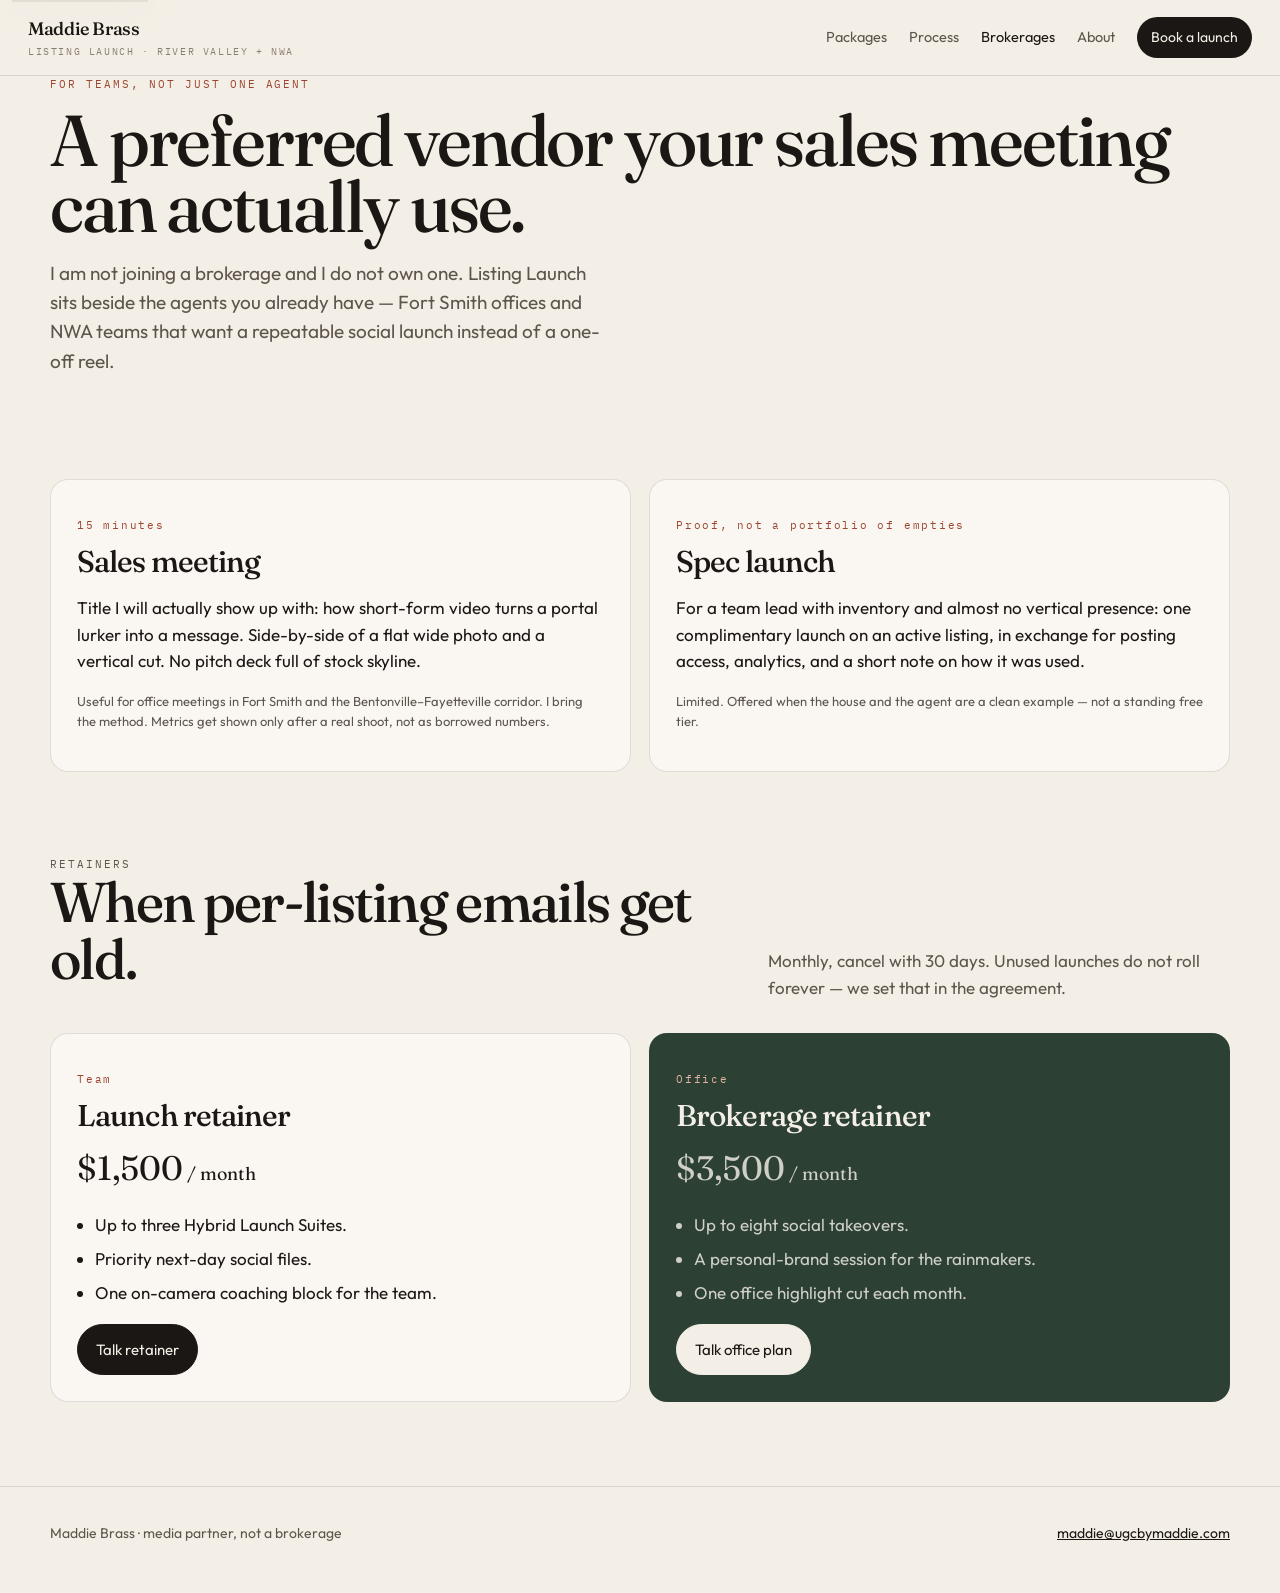
<file: brokerages.html>
<!DOCTYPE html>
<html lang="en">
<head>
  <meta charset="utf-8">
  <meta name="viewport" content="width=device-width, initial-scale=1">
  <title>Brokerages · Listing Launch by Maddie</title>
  <meta name="description" content="Sales-meeting sessions and monthly retainers for Fort Smith and Northwest Arkansas real estate teams. Preferred listing-launch vendor, not a competing brokerage.">
  <link rel="preconnect" href="https://fonts.googleapis.com">
  <link rel="preconnect" href="https://fonts.gstatic.com" crossorigin>
  <link href="https://fonts.googleapis.com/css2?family=Fraunces:ital,opsz,wght@0,9..144,500;1,9..144,460&family=IBM+Plex+Mono:wght@400;500&family=Outfit:wght@380;460;560&display=swap" rel="stylesheet">
  <link rel="stylesheet" href="styles.css">
  <link rel="icon" href="data:image/svg+xml,%3Csvg xmlns='http://www.w3.org/2000/svg' viewBox='0 0 32 32'%3E%3Crect fill='%239c4530' width='32' height='32' rx='6'/%3E%3Ctext x='16' y='22' text-anchor='middle' font-size='16' fill='%23f4efe6' font-family='Georgia'%3EM%3C/text%3E%3C/svg%3E">
</head>
<body>
  <a class="skip" href="#main">Skip to content</a>
  <header class="site-header">
    <a class="brand" href="index.html">
      <strong>Maddie Brass</strong>
      <span>Listing Launch · River Valley + NWA</span>
    </a>
    <button class="nav-toggle" aria-expanded="false">Menu</button>
    <nav class="nav">
      <a href="packages.html">Packages</a>
      <a href="process.html">Process</a>
      <a href="brokerages.html" aria-current="page">Brokerages</a>
      <a href="about.html">About</a>
      <a class="book" href="book.html">Book a launch</a>
    </nav>
  </header>
  <main id="main">
    <div class="wrap page-hero">
      <p class="kicker">For teams, not just one agent</p>
      <h1>A preferred vendor your sales meeting can actually use.</h1>
      <p class="lede">I am not joining a brokerage and I do not own one. Listing Launch sits beside the agents you already have — Fort Smith offices and NWA teams that want a repeatable social launch instead of a one-off reel.</p>
    </div>
    <section>
      <div class="wrap split">
        <article class="panel">
          <p class="num">15 minutes</p>
          <h3>Sales meeting</h3>
          <p>Title I will actually show up with: how short-form video turns a portal lurker into a message. Side-by-side of a flat wide photo and a vertical cut. No pitch deck full of stock skyline.</p>
          <p class="fine">Useful for office meetings in Fort Smith and the Bentonville–Fayetteville corridor. I bring the method. Metrics get shown only after a real shoot, not as borrowed numbers.</p>
        </article>
        <article class="panel">
          <p class="num">Proof, not a portfolio of empties</p>
          <h3>Spec launch</h3>
          <p>For a team lead with inventory and almost no vertical presence: one complimentary launch on an active listing, in exchange for posting access, analytics, and a short note on how it was used.</p>
          <p class="fine">Limited. Offered when the house and the agent are a clean example — not a standing free tier.</p>
        </article>
      </div>
    </section>
    <section style="padding-top:0">
      <div class="wrap">
        <div class="section-head">
          <div>
            <p class="kicker">Retainers</p>
            <h2>When per-listing emails get old.</h2>
          </div>
          <p>Monthly, cancel with 30 days. Unused launches do not roll forever — we set that in the agreement.</p>
        </div>
        <div class="split">
          <article class="panel">
            <p class="num">Team</p>
            <h3>Launch retainer</h3>
            <p class="price">$1,500<span style="font-size:18px"> / month</span></p>
            <ul>
              <li>Up to three Hybrid Launch Suites.</li>
              <li>Priority next-day social files.</li>
              <li>One on-camera coaching block for the team.</li>
            </ul>
            <a class="btn" href="book.html?package=Team%20retainer">Talk retainer</a>
          </article>
          <article class="panel dark">
            <p class="num" style="color:#e2b2a4">Office</p>
            <h3>Brokerage retainer</h3>
            <p class="price">$3,500<span style="font-size:18px"> / month</span></p>
            <ul>
              <li>Up to eight social takeovers.</li>
              <li>A personal-brand session for the rainmakers.</li>
              <li>One office highlight cut each month.</li>
            </ul>
            <a class="btn" href="book.html?package=Brokerage%20retainer" style="background:#f4efe6;color:#1b1714;border-color:#f4efe6">Talk office plan</a>
          </article>
        </div>
      </div>
    </section>
  </main>
  <footer class="site-footer">
    <div class="wrap foot">
      <div>Maddie Brass · media partner, not a brokerage</div>
      <div><a href="mailto:maddie@ugcbymaddie.com">maddie@ugcbymaddie.com</a></div>
    </div>
  </footer>
  <script src="site.js"></script>
</body>
</html>
</file>
<file: styles.css>
:root {
  --paper: #f4efe6;
  --paper-2: #ebe3d6;
  --card: #faf7f2;
  --ink: #1b1714;
  --ink-soft: #5e564e;
  --muted: #8a7f74;
  --clay: #9c4530;
  --clay-deep: #7c3423;
  --moss: #2c4033;
  --moss-soft: #3e5646;
  --line: rgba(27, 23, 20, 0.12);
  --line-strong: rgba(27, 23, 20, 0.22);
  --shadow: 0 24px 60px rgba(60, 36, 18, 0.08);
  --serif: "Fraunces", "Iowan Old Style", Palatino, serif;
  --sans: "Outfit", "Avenir Next", "Segoe UI", sans-serif;
  --mono: "IBM Plex Mono", ui-monospace, monospace;
  --max: 1180px;
  --header: 76px;
}

* { box-sizing: border-box; }
html { scroll-behavior: smooth; }
body {
  margin: 0;
  background: var(--paper);
  color: var(--ink);
  font-family: var(--sans);
  font-size: 17px;
  line-height: 1.55;
  text-rendering: optimizeLegibility;
}
img { max-width: 100%; display: block; }
a { color: inherit; }
button, input, select, textarea { font-family: inherit; }

.skip {
  position: absolute;
  left: 12px;
  top: -40px;
  background: var(--ink);
  color: var(--paper);
  padding: 8px 12px;
  z-index: 20;
}
.skip:focus { top: 12px; }

.site-header {
  position: sticky;
  top: 0;
  z-index: 30;
  height: var(--header);
  display: flex;
  align-items: center;
  justify-content: space-between;
  padding: 0 28px;
  background: rgba(244, 239, 230, 0.86);
  backdrop-filter: blur(16px);
  border-bottom: 1px solid var(--line);
}
.brand {
  display: flex;
  flex-direction: column;
  text-decoration: none;
  gap: 1px;
}
.brand strong {
  font-family: var(--serif);
  font-weight: 520;
  font-size: 18px;
  letter-spacing: -0.02em;
}
.brand span {
  font-family: var(--mono);
  font-size: 10px;
  letter-spacing: 0.16em;
  text-transform: uppercase;
  color: var(--muted);
}
.nav {
  display: flex;
  align-items: center;
  gap: 22px;
}
.nav a {
  text-decoration: none;
  font-size: 14.5px;
  color: var(--ink-soft);
}
.nav a[aria-current="page"] { color: var(--ink); }
.nav a.book {
  background: var(--ink);
  color: var(--paper);
  padding: 10px 14px;
  border-radius: 999px;
  font-size: 14px;
}
.nav-toggle {
  display: none;
  border: 1px solid var(--line-strong);
  background: transparent;
  border-radius: 999px;
  padding: 8px 12px;
  font-size: 13px;
  letter-spacing: 0.08em;
  text-transform: uppercase;
}

.wrap { width: min(var(--max), calc(100% - 48px)); margin: 0 auto; }
.kicker {
  font-family: var(--mono);
  font-size: 11px;
  letter-spacing: 0.18em;
  text-transform: uppercase;
  color: var(--clay);
  margin: 0 0 14px;
}
h1, h2, h3 { font-family: var(--serif); font-weight: 500; letter-spacing: -0.03em; }
h1 { font-size: clamp(46px, 7vw, 88px); line-height: 0.92; margin: 0 0 18px; }
h2 { font-size: clamp(34px, 4.4vw, 56px); line-height: 1.02; margin: 0 0 14px; }
h3 { font-size: 28px; line-height: 1.1; margin: 0 0 10px; }
.lede { font-size: 19px; color: var(--ink-soft); max-width: 46ch; }
em.mark {
  font-style: italic;
  font-weight: 450;
}

.hero {
  display: grid;
  grid-template-columns: 1.05fr 0.95fr;
  gap: 48px;
  align-items: end;
  padding: 54px 0 28px;
}
.hero-copy p { max-width: 48ch; }
.actions { display: flex; gap: 12px; flex-wrap: wrap; margin-top: 26px; }
.btn {
  display: inline-flex;
  align-items: center;
  justify-content: center;
  text-decoration: none;
  border-radius: 999px;
  padding: 13px 18px;
  border: 1px solid var(--ink);
  background: var(--ink);
  color: var(--paper);
  font-size: 15px;
}
.btn.ghost { background: transparent; color: var(--ink); }
.btn.clay { background: var(--clay); border-color: var(--clay); }
.meta-row {
  display: flex;
  gap: 22px;
  margin-top: 28px;
  padding-top: 18px;
  border-top: 1px solid var(--line);
  font-size: 13px;
  color: var(--ink-soft);
}
.meta-row strong { display: block; color: var(--ink); font-weight: 560; font-size: 14px; }

.hero-frame {
  position: relative;
  min-height: 520px;
}
.hero-frame img.main {
  width: 100%;
  height: 560px;
  object-fit: cover;
  border-radius: 18px 18px 72px 18px;
}
.float-card {
  position: absolute;
  left: -28px;
  bottom: 28px;
  width: 210px;
  background: var(--card);
  border: 1px solid var(--line);
  border-radius: 16px;
  padding: 12px;
  box-shadow: var(--shadow);
}
.float-card img { height: 250px; width: 100%; object-fit: cover; border-radius: 10px; }
.float-card p { margin: 8px 2px 0; font-size: 12px; color: var(--ink-soft); }

.ticker {
  border-top: 1px solid var(--line);
  border-bottom: 1px solid var(--line);
  overflow: hidden;
  padding: 12px 0;
  margin-top: 18px;
}
.ticker-track {
  display: flex;
  gap: 28px;
  width: max-content;
  animation: tick 32s linear infinite;
  font-family: var(--mono);
  font-size: 12px;
  letter-spacing: 0.14em;
  text-transform: uppercase;
  color: var(--ink-soft);
}
@keyframes tick { to { transform: translateX(-50%); } }

section { padding: 84px 0; }
.section-head { display: flex; justify-content: space-between; gap: 32px; align-items: end; margin-bottom: 32px; }
.section-head p { max-width: 42ch; color: var(--ink-soft); margin: 0; }

.split { display: grid; grid-template-columns: 1fr 1fr; gap: 18px; }
.panel {
  background: var(--card);
  border: 1px solid var(--line);
  border-radius: 18px;
  padding: 26px;
}
.panel.dark {
  background: var(--moss);
  color: #f4efe6;
  border-color: transparent;
}
.panel.dark p, .panel.dark li { color: rgba(244, 239, 230, 0.82); }
.panel h3 { font-size: 30px; }
.panel ol, .panel ul { padding-left: 18px; }
.panel li { margin: 8px 0; }

.grid-3 { display: grid; grid-template-columns: repeat(3, 1fr); gap: 16px; }
.card {
  background: var(--card);
  border: 1px solid var(--line);
  border-radius: 18px;
  overflow: hidden;
}
.card img { height: 210px; width: 100%; object-fit: cover; }
.card .pad, .pad { padding: 20px 20px 22px; }
.num {
  font-family: var(--mono);
  font-size: 11px;
  letter-spacing: 0.16em;
  color: var(--clay);
}
.price {
  font-family: var(--serif);
  font-size: 34px;
  margin: 8px 0;
}
.fine { font-size: 13px; color: var(--ink-soft); }

table {
  width: 100%;
  border-collapse: collapse;
  font-size: 15px;
}
th, td {
  text-align: left;
  padding: 14px 12px;
  border-bottom: 1px solid var(--line);
  vertical-align: top;
}
th { font-size: 12px; letter-spacing: 0.12em; text-transform: uppercase; color: var(--muted); font-weight: 560; }
.table-wrap { overflow-x: auto; border: 1px solid var(--line); border-radius: 16px; background: var(--card); }

.quote {
  font-family: var(--serif);
  font-size: clamp(24px, 3vw, 34px);
  line-height: 1.25;
  margin: 0;
}
.script {
  background: var(--ink);
  color: #f6f1ea;
  border-radius: 22px;
  padding: 36px;
}
.script p { font-size: 18px; line-height: 1.55; color: rgba(246, 241, 234, 0.9); }
.script .who { font-family: var(--mono); font-size: 11px; letter-spacing: 0.16em; text-transform: uppercase; color: #e2b2a4; }

.steps { display: grid; grid-template-columns: repeat(4, 1fr); gap: 14px; }
.step {
  border-top: 1px solid var(--ink);
  padding-top: 14px;
}
.step strong { display: block; font-family: var(--serif); font-size: 22px; font-weight: 500; margin: 8px 0; }

.area-grid { display: grid; grid-template-columns: 1.1fr 0.9fr; gap: 28px; align-items: center; }
.chips { display: flex; flex-wrap: wrap; gap: 8px; margin-top: 16px; }
.chip {
  border: 1px solid var(--line-strong);
  border-radius: 999px;
  padding: 7px 12px;
  font-size: 14px;
}

.form {
  display: grid;
  gap: 14px;
  background: var(--card);
  border: 1px solid var(--line);
  border-radius: 20px;
  padding: 24px;
}
label { display: grid; gap: 6px; font-size: 13px; letter-spacing: 0.04em; text-transform: uppercase; color: var(--ink-soft); }
input, select, textarea {
  border: 1px solid var(--line-strong);
  background: #fffdf9;
  border-radius: 12px;
  padding: 12px 12px;
  font-size: 16px;
  color: var(--ink);
  text-transform: none;
  letter-spacing: 0;
}
textarea { min-height: 130px; resize: vertical; }
.form-row { display: grid; grid-template-columns: 1fr 1fr; gap: 12px; }
.note { font-size: 14px; color: var(--ink-soft); }

.site-footer {
  border-top: 1px solid var(--line);
  padding: 36px 0 48px;
}
.foot {
  display: flex;
  justify-content: space-between;
  gap: 24px;
  flex-wrap: wrap;
  font-size: 14px;
  color: var(--ink-soft);
}
.foot a { color: var(--ink); }

.book-layout { display: grid; grid-template-columns: 1.1fr 0.9fr; gap: 28px; align-items: start; }
.page-hero h1 { font-size: clamp(42px, 6vw, 72px); }

@media (max-width: 900px) {
  .nav-toggle { display: inline-flex; }
  .nav {
    display: none;
    position: absolute;
    top: var(--header);
    left: 0;
    right: 0;
    background: var(--paper);
    border-bottom: 1px solid var(--line);
    flex-direction: column;
    align-items: flex-start;
    padding: 16px 22px 22px;
    gap: 14px;
  }
  .nav.open { display: flex; }
  .hero, .split, .grid-3, .steps, .area-grid, .section-head, .form-row, .book-layout { grid-template-columns: 1fr; display: grid; }
  .hero-frame { min-height: 0; }
  .hero-frame img.main { height: 360px; }
  .float-card { position: static; width: 160px; margin-top: -48px; margin-left: 16px; }
  .steps { grid-template-columns: 1fr 1fr; }
  .wrap { width: min(var(--max), calc(100% - 32px)); }
  h1 { font-size: 46px; }
}
@media (prefers-reduced-motion: reduce) {
  .ticker-track { animation: none; }
  html { scroll-behavior: auto; }
}
</file>
